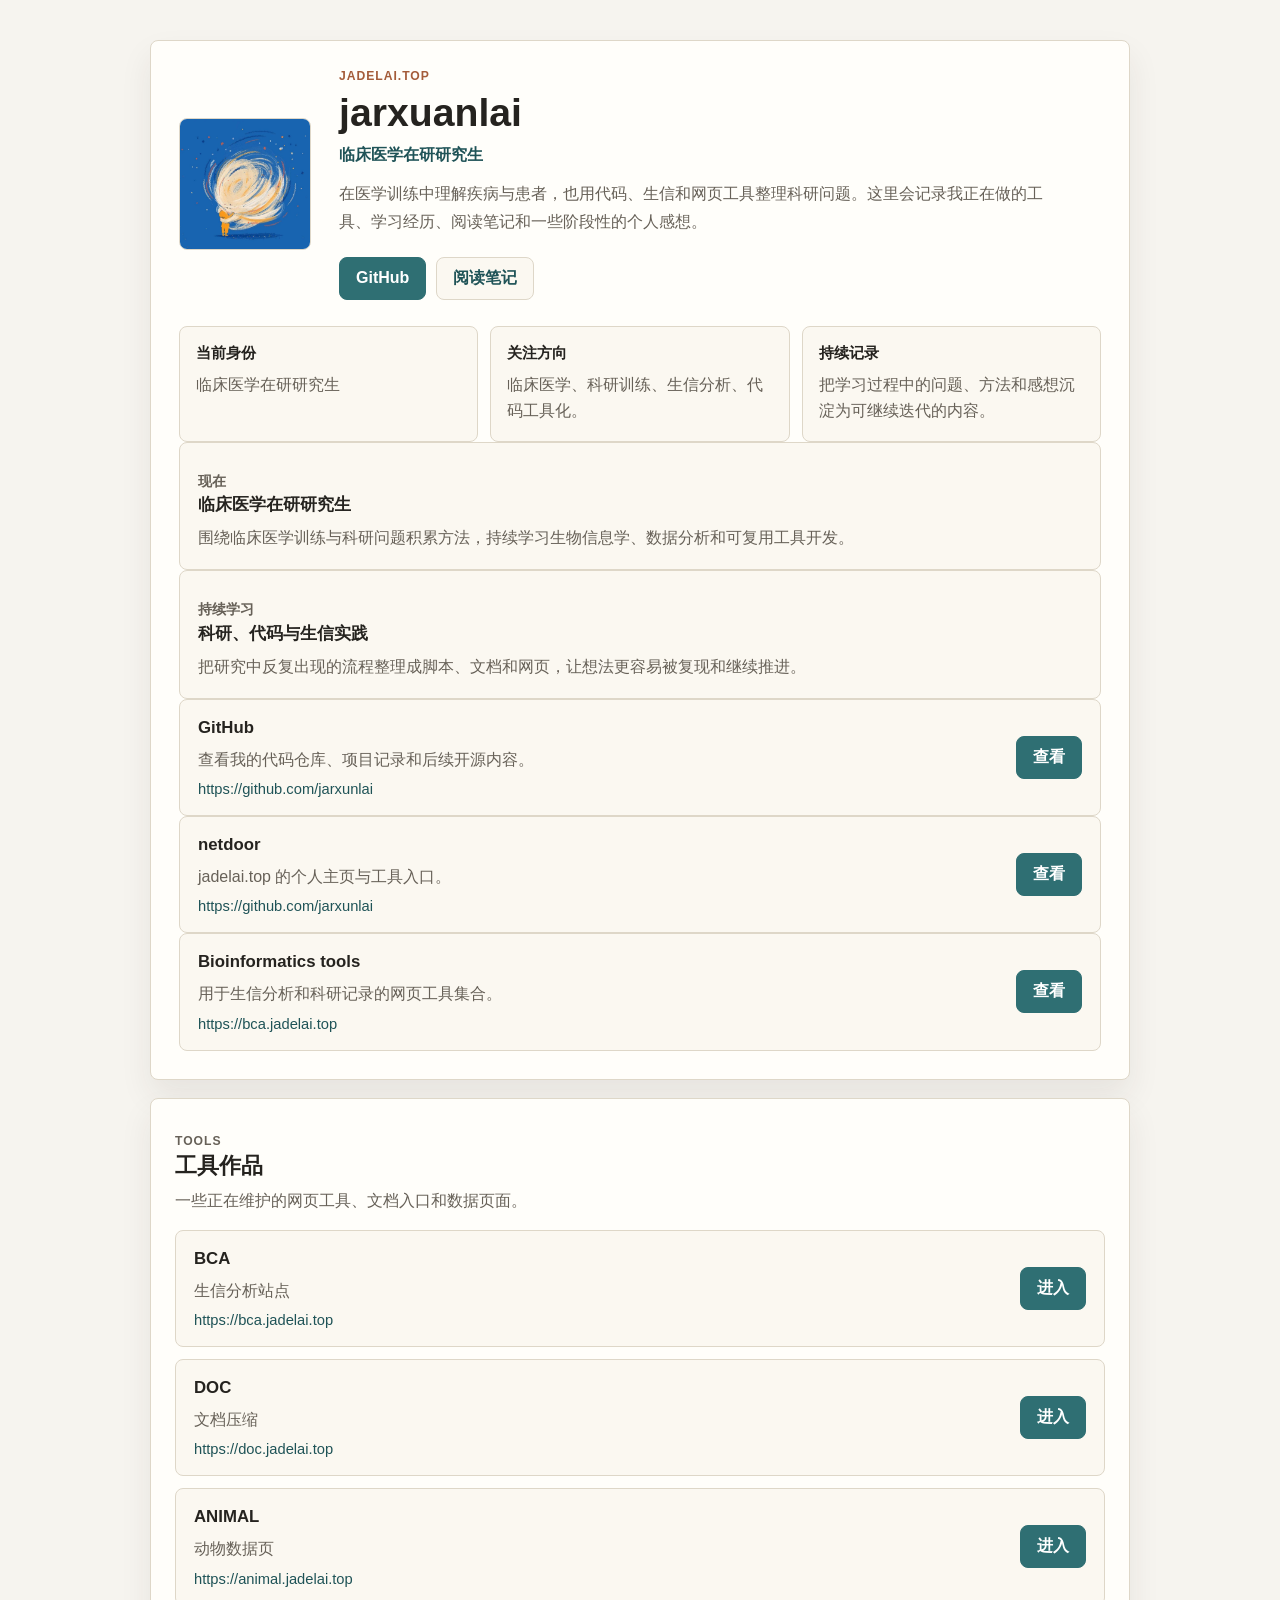
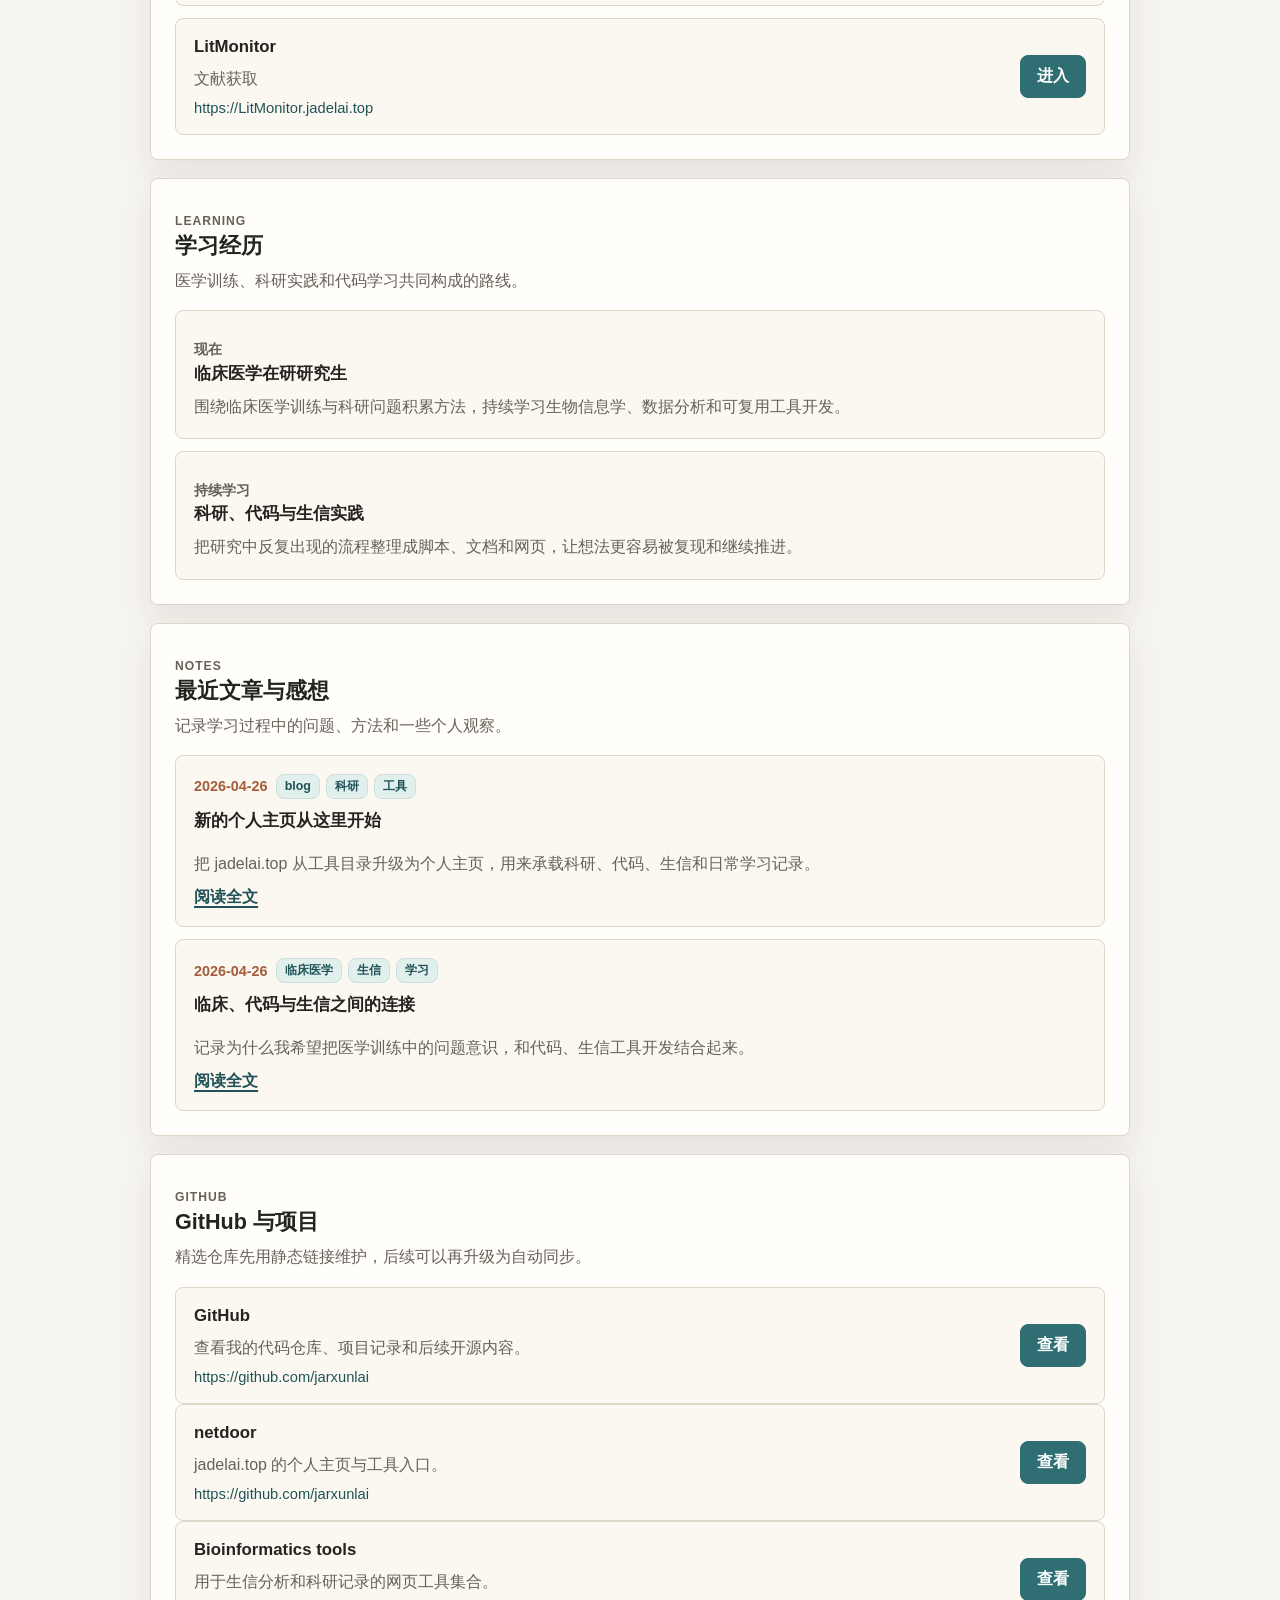
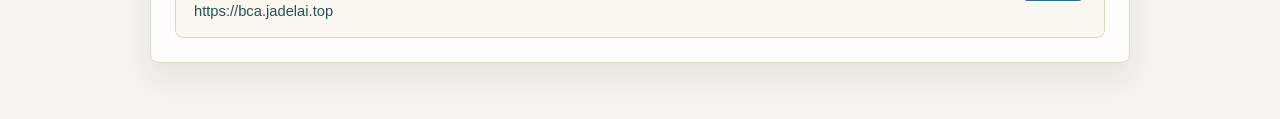
<file: index.html>
<!DOCTYPE html>
<html lang="zh-CN">
  <head>
    <meta charset="UTF-8" />
    <meta name="viewport" content="width=device-width, initial-scale=1.0" />
    <title>jarxuanlai | jadelai.top</title>
    <meta
      name="description"
      content="jarxuanlai 的个人主页，记录临床医学、科研、代码、生信和工具开发。"
    />
    <link rel="stylesheet" href="assets/styles.css" />
  </head>
  <body>
    <main class="page-shell">
      <section class="hero" aria-labelledby="profile-title">
        <div id="profile-root" aria-live="polite"></div>
      </section>

      <section class="content-section" aria-labelledby="site-directory-title">
        <div class="section-header">
          <p class="eyebrow">TOOLS</p>
          <h2 id="site-directory-title">工具作品</h2>
          <p>一些正在维护的网页工具、文档入口和数据页面。</p>
        </div>
        <div id="site-list" class="item-list" aria-live="polite"></div>
      </section>

      <section class="content-section" aria-labelledby="education-title">
        <div class="section-header">
          <p class="eyebrow">LEARNING</p>
          <h2 id="education-title">学习经历</h2>
          <p>医学训练、科研实践和代码学习共同构成的路线。</p>
        </div>
        <div id="education-list" class="timeline-list" aria-live="polite"></div>
      </section>

      <section class="content-section" aria-labelledby="posts-title">
        <div class="section-header">
          <p class="eyebrow">NOTES</p>
          <h2 id="posts-title">最近文章与感想</h2>
          <p>记录学习过程中的问题、方法和一些个人观察。</p>
        </div>
        <div id="post-list" class="post-list" aria-live="polite"></div>
      </section>

      <section class="content-section" aria-labelledby="github-title">
        <div class="section-header">
          <p class="eyebrow">GITHUB</p>
          <h2 id="github-title">GitHub 与项目</h2>
          <p>精选仓库先用静态链接维护，后续可以再升级为自动同步。</p>
        </div>
        <div id="github-panel" aria-live="polite"></div>
      </section>
    </main>

    <script src="assets/app.js" defer></script>
  </body>
</html>
</file>
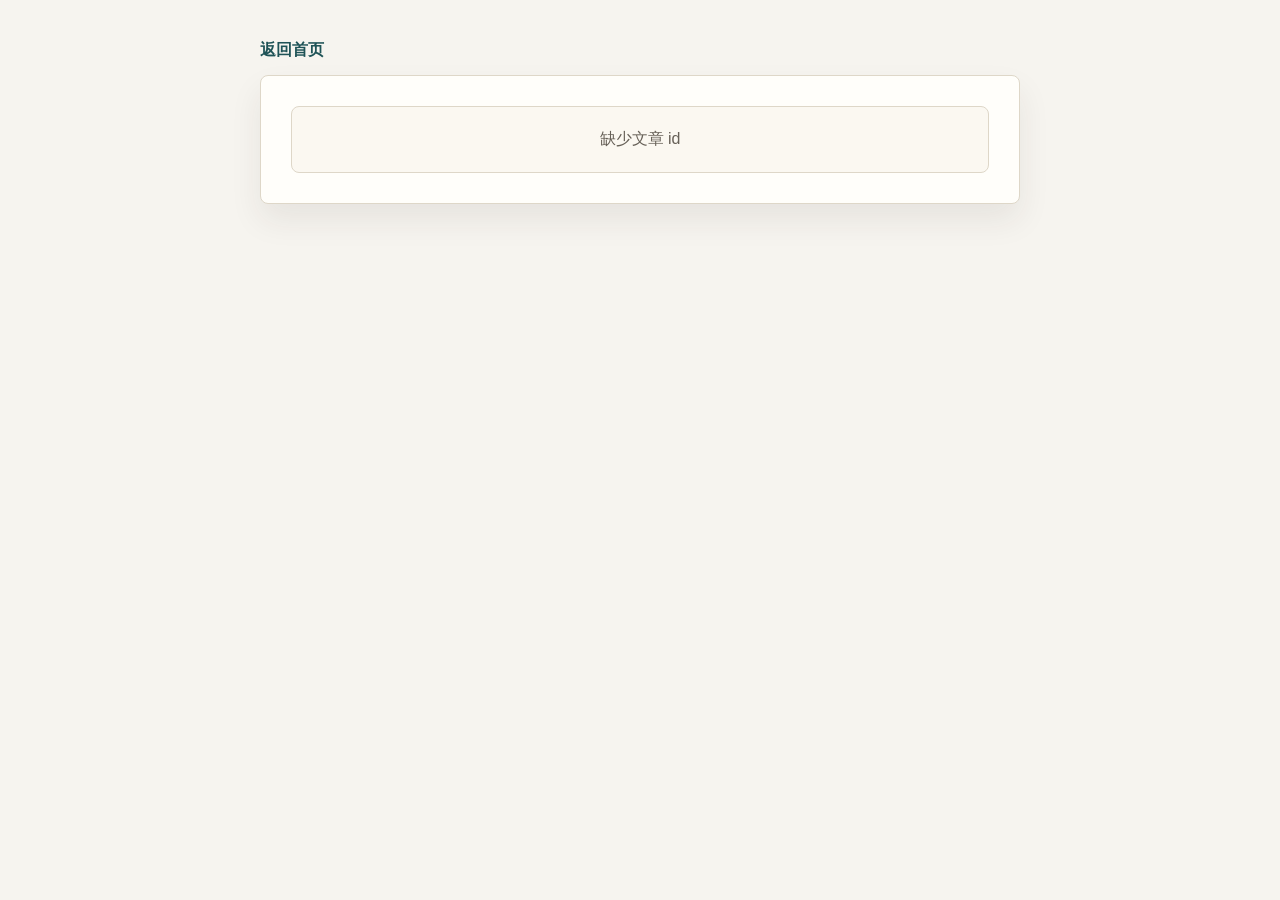
<file: post.html>
<!DOCTYPE html>
<html lang="zh-CN">
  <head>
    <meta charset="UTF-8" />
    <meta name="viewport" content="width=device-width, initial-scale=1.0" />
    <title>文章 | jadelai.top</title>
    <meta name="description" content="jarxuanlai 的学习记录与个人感想。" />
    <link rel="stylesheet" href="assets/styles.css" />
  </head>
  <body>
    <main class="page-shell page-shell--article">
      <nav class="top-nav" aria-label="返回导航">
        <a href="index.html">返回首页</a>
      </nav>
      <article id="post-view" class="article-shell" aria-live="polite">
        <div class="status-card">正在加载文章...</div>
      </article>
    </main>

    <script src="assets/app.js" defer></script>
  </body>
</html>
</file>
<file: assets/styles.css>
:root {
  --bg: #f6f4ef;
  --panel: #fffefa;
  --panel-soft: #fbf8f1;
  --line: #ded7c8;
  --text: #25231f;
  --text-soft: #676158;
  --accent: #2f6f73;
  --accent-strong: #1f5357;
  --accent-soft: #e1efed;
  --rust: #a45c3a;
  --shadow: 0 16px 32px rgba(48, 43, 34, 0.08);
  --radius: 8px;
}

* {
  box-sizing: border-box;
}

html {
  scroll-behavior: smooth;
}

body {
  margin: 0;
  min-height: 100vh;
  color: var(--text);
  background: var(--bg);
  font-family: "Noto Sans SC", "PingFang SC", "Microsoft YaHei", sans-serif;
}

a {
  color: inherit;
}

.page-shell {
  width: min(980px, calc(100% - 32px));
  margin: 0 auto;
  padding: 40px 0 56px;
}

.page-shell--article {
  width: min(760px, calc(100% - 32px));
}

.hero,
.content-section,
.article-shell {
  background: var(--panel);
  border: 1px solid var(--line);
  border-radius: var(--radius);
  box-shadow: var(--shadow);
}

.hero {
  padding: 28px;
}

.profile-layout {
  display: grid;
  grid-template-columns: 132px minmax(0, 1fr);
  gap: 28px;
  align-items: center;
}

.avatar-frame {
  width: 132px;
  aspect-ratio: 1;
  display: grid;
  place-items: center;
  overflow: hidden;
  border: 1px solid var(--line);
  border-radius: var(--radius);
  background: var(--accent-soft);
}

.avatar-image {
  width: 100%;
  height: 100%;
  object-fit: cover;
}

.avatar-fallback {
  width: 100%;
  height: 100%;
  display: grid;
  place-items: center;
  padding: 12px;
  color: var(--accent-strong);
  font-size: 1.05rem;
  font-weight: 700;
  text-align: center;
  overflow-wrap: anywhere;
}

.eyebrow {
  margin: 0 0 8px;
  color: var(--rust);
  font-size: 0.76rem;
  font-weight: 700;
  letter-spacing: 0.08em;
  text-transform: uppercase;
}

h1,
h2,
h3,
p {
  overflow-wrap: anywhere;
}

.profile-copy h1,
.article-header h1 {
  margin: 0;
  font-size: 2.45rem;
  line-height: 1.12;
  letter-spacing: 0;
}

.profile-role {
  margin: 10px 0 0;
  color: var(--accent-strong);
  font-weight: 700;
}

.hero-copy,
.article-summary {
  max-width: 44rem;
  margin: 14px 0 0;
  color: var(--text-soft);
  font-size: 1rem;
  line-height: 1.78;
}

.hero-actions {
  display: flex;
  flex-wrap: wrap;
  gap: 10px;
  margin-top: 20px;
}

.primary-link,
.secondary-link,
.site-link {
  display: inline-flex;
  align-items: center;
  justify-content: center;
  min-height: 42px;
  padding: 10px 16px;
  border-radius: var(--radius);
  font-weight: 700;
  text-decoration: none;
  transition:
    background-color 160ms ease,
    border-color 160ms ease,
    transform 160ms ease;
}

.primary-link,
.site-link {
  border: 1px solid var(--accent);
  background: var(--accent);
  color: #ffffff;
}

.secondary-link {
  border: 1px solid var(--line);
  background: var(--panel-soft);
  color: var(--accent-strong);
}

.primary-link:hover,
.site-link:hover,
.primary-link:focus-visible,
.site-link:focus-visible {
  background: var(--accent-strong);
  border-color: var(--accent-strong);
  transform: translateY(-1px);
}

.secondary-link:hover,
.secondary-link:focus-visible {
  border-color: var(--accent);
  transform: translateY(-1px);
}

.primary-link:focus-visible,
.secondary-link:focus-visible,
.site-link:focus-visible,
.text-link:focus-visible,
.top-nav a:focus-visible {
  outline: 3px solid rgba(47, 111, 115, 0.24);
  outline-offset: 2px;
}

.profile-grid {
  display: grid;
  grid-template-columns: repeat(3, minmax(0, 1fr));
  gap: 12px;
  margin-top: 26px;
}

.mini-panel,
.site-item,
.timeline-item,
.post-card,
.status-card {
  border: 1px solid var(--line);
  border-radius: var(--radius);
  background: var(--panel-soft);
}

.mini-panel {
  padding: 16px;
}

.mini-panel h2 {
  margin: 0;
  font-size: 0.95rem;
}

.mini-panel p {
  margin: 8px 0 0;
  color: var(--text-soft);
  line-height: 1.65;
}

.content-section {
  margin-top: 18px;
  padding: 24px;
}

.section-header {
  margin-bottom: 16px;
}

.section-header h2 {
  margin: 0;
  font-size: 1.35rem;
}

.section-header p {
  margin: 8px 0 0;
  color: var(--text-soft);
  line-height: 1.65;
}

.item-list,
.timeline-list,
.post-list {
  display: grid;
  gap: 12px;
}

.site-item {
  display: grid;
  grid-template-columns: minmax(0, 1fr) auto;
  gap: 16px;
  align-items: center;
  padding: 18px;
}

.site-meta {
  min-width: 0;
}

.site-meta h3,
.timeline-item h3,
.post-card h3 {
  margin: 0;
  font-size: 1.05rem;
}

.site-desc,
.timeline-item p,
.post-card p {
  margin: 8px 0 0;
  color: var(--text-soft);
  line-height: 1.7;
}

.site-url {
  margin: 8px 0 0;
  color: var(--accent-strong);
  font-size: 0.92rem;
  word-break: break-all;
}

.timeline-item,
.post-card {
  padding: 18px;
}

.timeline-period,
.post-card-meta time {
  margin: 0;
  color: var(--rust);
  font-size: 0.9rem;
  font-weight: 700;
}

.post-card {
  display: grid;
  gap: 10px;
}

.post-card-meta {
  display: flex;
  flex-wrap: wrap;
  gap: 8px;
  align-items: center;
}

.tag-row {
  display: flex;
  flex-wrap: wrap;
  gap: 6px;
}

.tag {
  display: inline-flex;
  align-items: center;
  min-height: 24px;
  padding: 3px 8px;
  border: 1px solid #cbdeda;
  border-radius: var(--radius);
  color: var(--accent-strong);
  background: var(--accent-soft);
  font-size: 0.78rem;
  font-weight: 700;
}

.text-link {
  color: var(--accent-strong);
  font-weight: 700;
  text-decoration: underline;
  text-decoration-thickness: 2px;
  text-underline-offset: 4px;
}

.status-card {
  padding: 22px 18px;
  color: var(--text-soft);
  text-align: center;
}

.top-nav {
  margin-bottom: 14px;
}

.top-nav a {
  color: var(--accent-strong);
  font-weight: 700;
  text-decoration: none;
}

.article-shell {
  padding: 30px;
}

.article-header {
  padding-bottom: 22px;
  border-bottom: 1px solid var(--line);
}

.article-content {
  padding-top: 8px;
  color: var(--text);
  font-size: 1.02rem;
  line-height: 1.85;
}

.article-content h1,
.article-content h2,
.article-content h3 {
  margin: 1.5em 0 0.55em;
  line-height: 1.3;
}

.article-content h1 {
  font-size: 1.8rem;
}

.article-content h2 {
  font-size: 1.35rem;
}

.article-content h3 {
  font-size: 1.12rem;
}

.article-content p,
.article-content ul,
.article-content blockquote,
.article-content pre {
  margin: 1em 0;
}

.article-content ul {
  padding-left: 1.4rem;
}

.article-content blockquote {
  padding: 12px 16px;
  border-left: 4px solid var(--accent);
  background: var(--panel-soft);
  color: var(--text-soft);
}

.article-content blockquote p {
  margin: 0;
}

.article-content code {
  padding: 0.1em 0.35em;
  border-radius: 6px;
  background: #ece7dc;
  font-family: "SFMono-Regular", Consolas, "Liberation Mono", monospace;
  font-size: 0.92em;
}

.article-content pre {
  overflow-x: auto;
  padding: 14px;
  border-radius: var(--radius);
  background: #25231f;
  color: #f8f5ec;
}

.article-content pre code {
  padding: 0;
  background: transparent;
  color: inherit;
}

@media (max-width: 720px) {
  .page-shell,
  .page-shell--article {
    width: min(100% - 20px, 980px);
    padding: 22px 0 34px;
  }

  .hero,
  .content-section,
  .article-shell {
    padding: 18px;
  }

  .profile-layout {
    grid-template-columns: 1fr;
    gap: 18px;
  }

  .avatar-frame {
    width: 104px;
  }

  .profile-copy h1,
  .article-header h1 {
    font-size: 2rem;
  }

  .profile-grid {
    grid-template-columns: 1fr;
  }

  .site-item {
    grid-template-columns: 1fr;
  }

  .site-link {
    width: 100%;
  }
}
</file>
